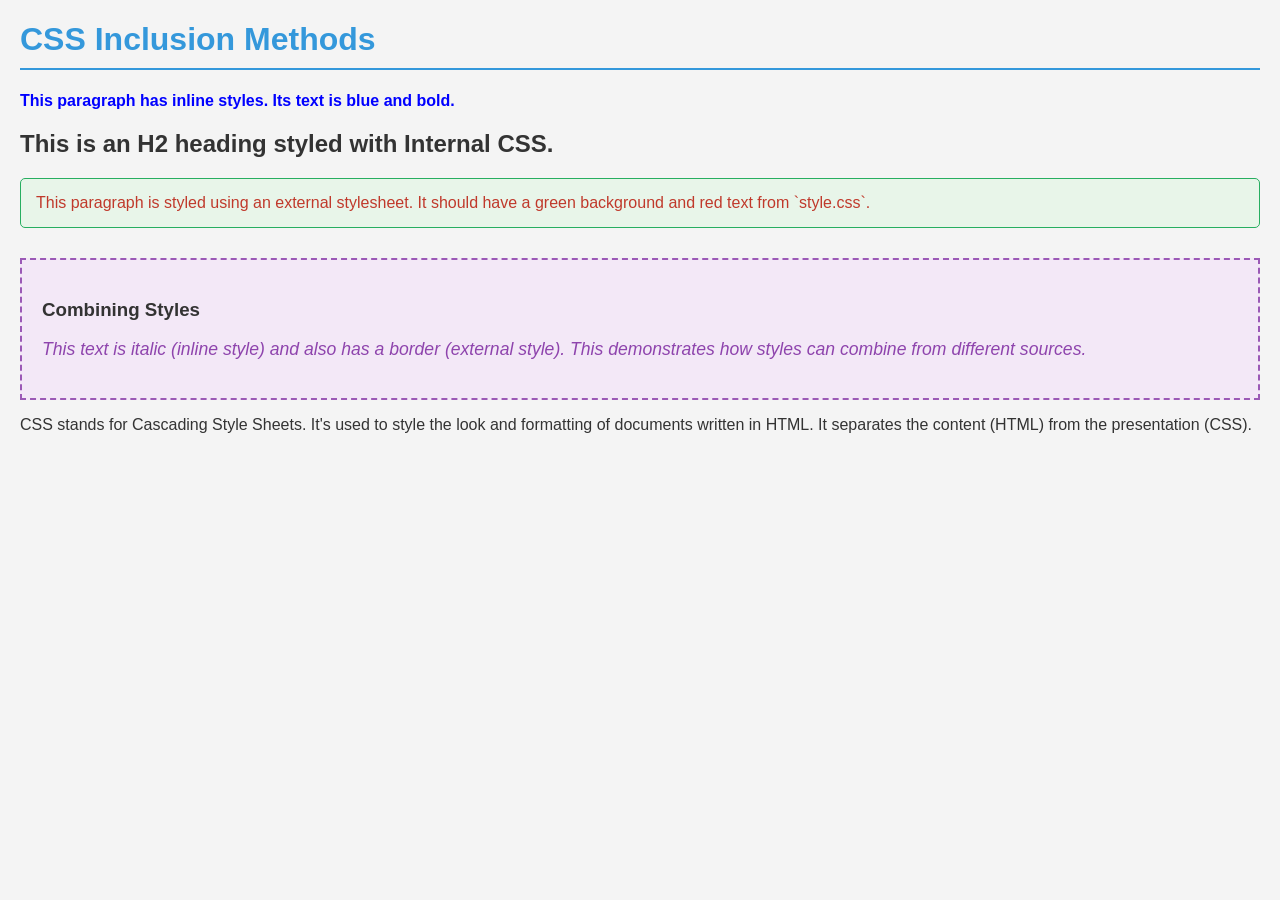
<file: src/01-intro-inclusion/index.html>
<!DOCTYPE html>
<html lang="en">
<head>
    <meta charset="UTF-8">
    <meta name="viewport" content="width=device-width, initial-scale=1.0">
    <title>01 - Introduction to CSS & Inclusion Methods</title>
    <!-- Internal Stylesheet: Styles defined directly in the <head> section -->
    <style>
        /* CSS comments start with /* and end with */ */
        /* This style applies to all <h2> elements */
        h2 {
            color: purple; /* Internal CSS makes this heading purple */
            text-decoration: underline;
        }
    </style>
    <!-- External Stylesheet: Best practice for larger projects -->
    <!-- The browser fetches this file and applies its styles -->
    <link rel="stylesheet" href="style.css">
</head>
<body>
    <h1>CSS Inclusion Methods</h1>

    <p style="color: blue; font-weight: bold;">
        <!-- Inline Style: Applied directly to an HTML element using the 'style' attribute. -->
        <!-- Use sparingly for production, mainly for quick tests or very specific, single-use styles. -->
        This paragraph has inline styles. Its text is blue and bold.
    </p>

    <h2>This is an H2 heading styled with Internal CSS.</h2>

    <p class="external-style-example">
        <!-- External Style: This paragraph gets its styling from the 'style.css' file. -->
        This paragraph is styled using an external stylesheet.
        It should have a green background and red text from `style.css`.
    </p>

    <div id="combination-example">
        <h3>Combining Styles</h3>
        <p style="font-style: italic;">
            <!-- This paragraph has an inline style (italic) and also gets styles from the external stylesheet (e.g., border). -->
            This text is italic (inline style) and also has a border (external style).
            This demonstrates how styles can combine from different sources.
        </p>
    </div>

    <p>
        CSS stands for Cascading Style Sheets. It's used to style the look and formatting of documents written in HTML.
        It separates the content (HTML) from the presentation (CSS).
    </p>
</body>
</html>
</file>
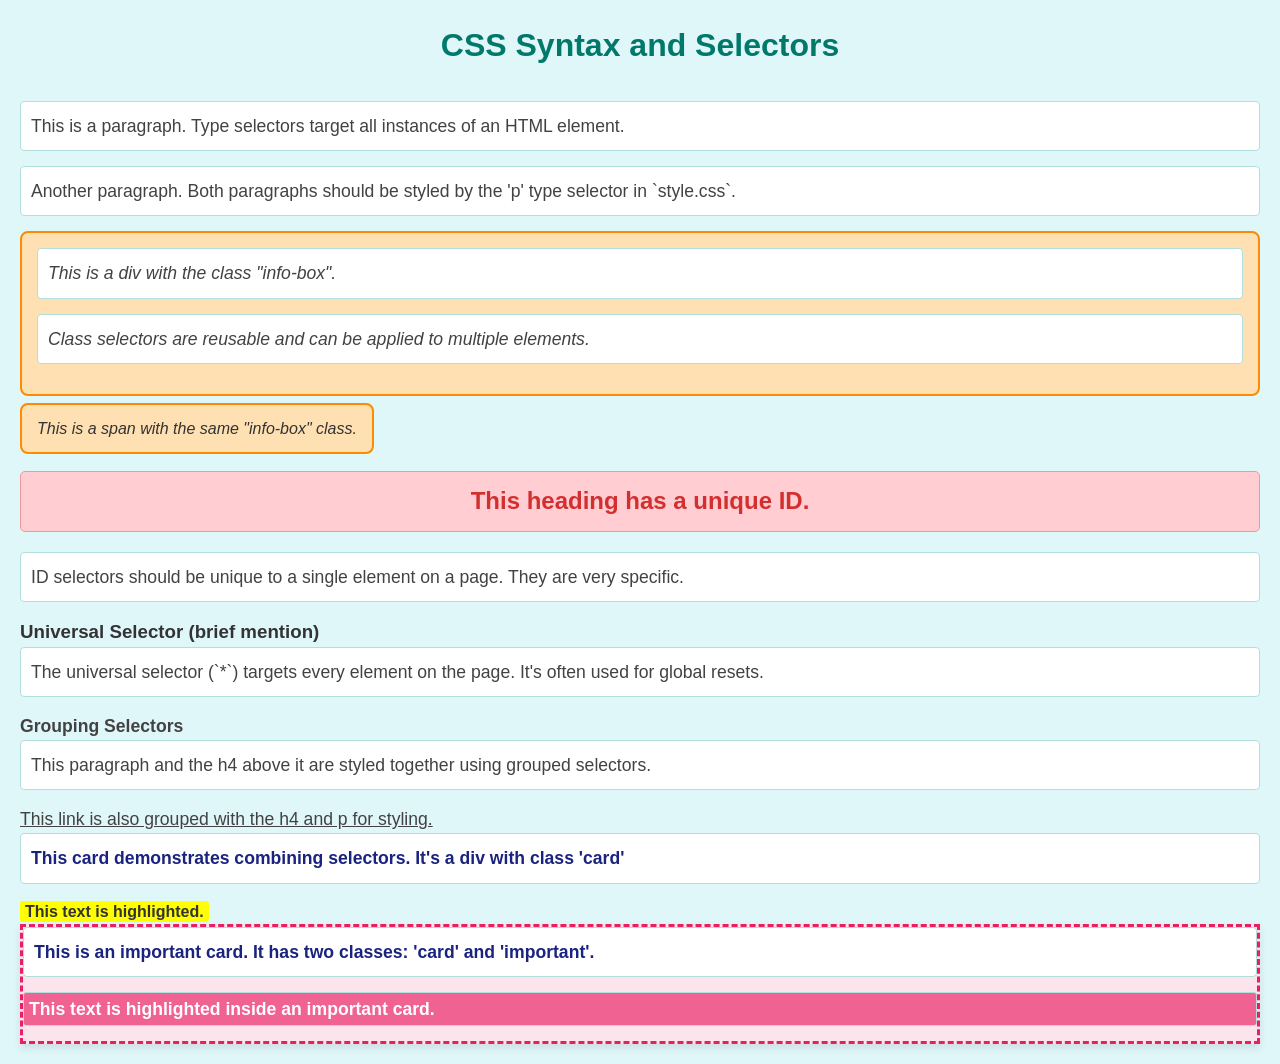
<file: src/02-syntax-selectors/index.html>
<!DOCTYPE html>
<html lang="en">
<head>
    <meta charset="UTF-8">
    <meta name="viewport" content="width=device-width, initial-scale=1.0">
    <title>02 - CSS Syntax & Core Selectors</title>
    <link rel="stylesheet" href="style.css">
</head>
<body>
    <h1>CSS Syntax and Selectors</h1>

    <!-- Type Selector Example -->
    <p>This is a paragraph. Type selectors target all instances of an HTML element.</p>
    <p>Another paragraph. Both paragraphs should be styled by the 'p' type selector in `style.css`.</p>

    <!-- Class Selector Example -->
    <div class="info-box">
        <p>This is a div with the class "info-box".</p>
        <p>Class selectors are reusable and can be applied to multiple elements.</p>
    </div>
    <span class="info-box">This is a span with the same "info-box" class.</span>

    <!-- ID Selector Example -->
    <h2 id="unique-heading">This heading has a unique ID.</h2>
    <p>ID selectors should be unique to a single element on a page. They are very specific.</p>

    <!-- Universal Selector Example -->
    <h3>Universal Selector (brief mention)</h3>
    <p>The universal selector (`*`) targets every element on the page. It's often used for global resets.</p>

    <!-- Grouping Selectors Example -->
    <h4>Grouping Selectors</h4>
    <p>This paragraph and the h4 above it are styled together using grouped selectors.</p>
    <a href="#">This link is also grouped with the h4 and p for styling.</a>

    <div class="card">
        <p>This card demonstrates combining selectors. It's a div with class 'card'</p>
        <span class="highlight">This text is highlighted.</span>
    </div>

    <div class="card important">
        <p>This is an important card. It has two classes: 'card' and 'important'.</p>
        <p class="highlight">This text is highlighted inside an important card.</p>
    </div>
</body>
</html>
</file>
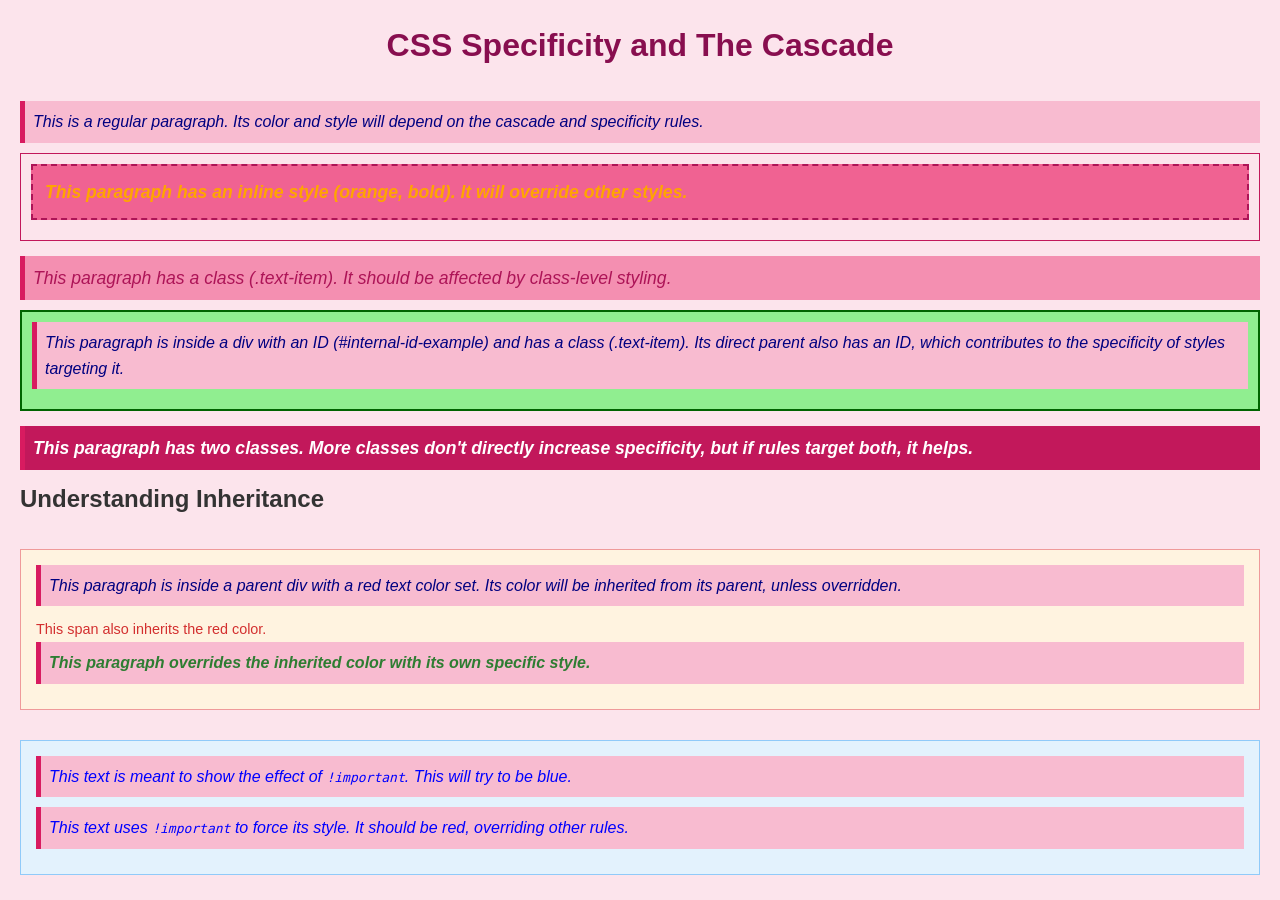
<file: src/03-specificity-cascade/index.html>
<!DOCTYPE html>
<html lang="en">
<head>
    <meta charset="UTF-8">
    <meta name="viewport" content="width=device-width, initial-scale=1.0">
    <title>03 - Specificity and The Cascade</title>
    <link rel="stylesheet" href="style.css">
    <style>
        /* Internal Style: Higher specificity than external type selectors */
        p {
            color: navy; /* This will override external p color unless external is more specific */
            font-style: italic;
        }

        #internal-id-example {
            background-color: lightgreen; /* This will have high specificity */
            border: 2px solid darkgreen;
        }
    </style>
</head>
<body>
    <h1>CSS Specificity and The Cascade</h1>

    <p>This is a regular paragraph. Its color and style will depend on the cascade and specificity rules.</p>

    <div class="container">
        <p class="text-item" id="specific-paragraph" style="color: orange; font-weight: bold;">
            <!-- Inline Style: Highest specificity score. Always wins unless !important is used. -->
            This paragraph has an inline style (orange, bold). It will override other styles.
        </p>
    </div>

    <p class="text-item">This paragraph has a class (.text-item). It should be affected by class-level styling.</p>

    <div id="internal-id-example">
        <p>This paragraph is inside a div with an ID (#internal-id-example) and has a class (.text-item).
           Its direct parent also has an ID, which contributes to the specificity of styles targeting it.</p>
    </div>

    <p class="text-item another-class">This paragraph has two classes. More classes don't directly increase specificity, but if rules target both, it helps.</p>

    <h2>Understanding Inheritance</h2>
    <div class="parent-with-inherited-style">
        <p>This paragraph is inside a parent div with a red text color set. Its color will be inherited from its parent, unless overridden.</p>
        <span>This span also inherits the red color.</span>
        <p class="override-color">This paragraph overrides the inherited color with its own specific style.</p>
    </div>

    <div class="important-example">
        <p>This text is meant to show the effect of <code>!important</code>. This will try to be blue.</p>
        <p class="!important-demo">This text uses <code>!important</code> to force its style. It should be red, overriding other rules.</p>
    </div>

</body>
</html>
</file>
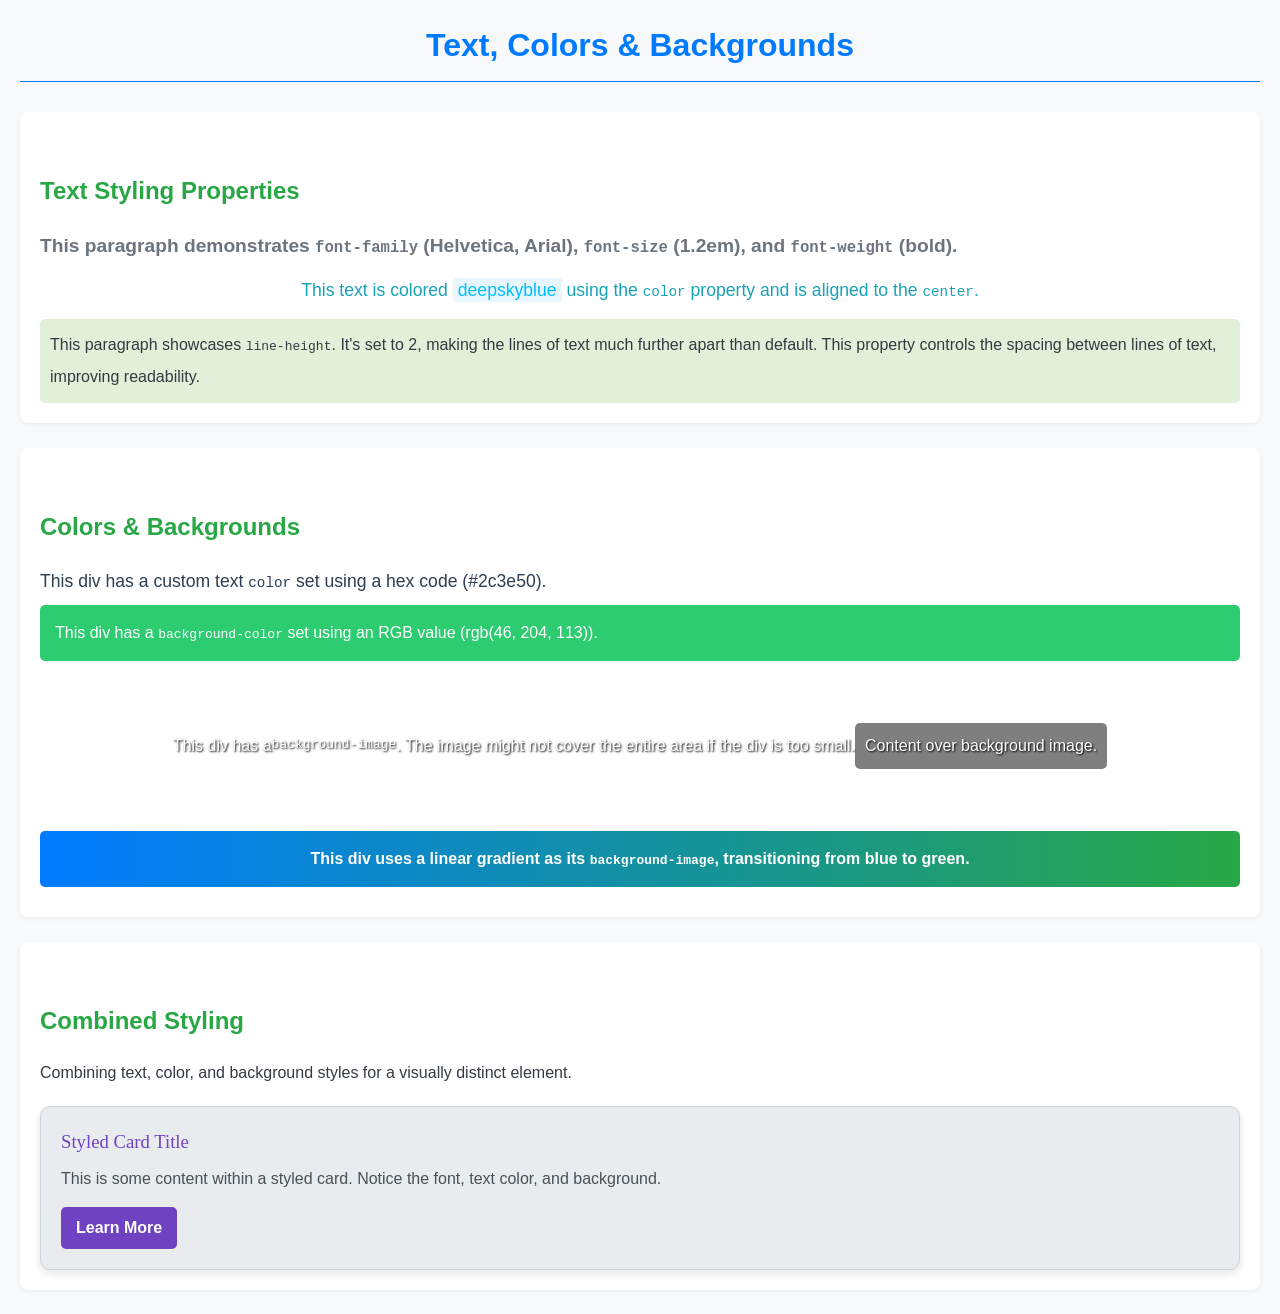
<file: src/04-text-colors-backgrounds/index.html>
<!DOCTYPE html>
<html lang="en">
<head>
    <meta charset="UTF-8">
    <meta name="viewport" content="width=device-width, initial-scale=1.0">
    <title>04 - Basic Styling: Text, Colors & Backgrounds</title>
    <link rel="stylesheet" href="style.css">
</head>
<body>
    <h1>Text, Colors & Backgrounds</h1>

    <section class="text-styles-section">
        <h2>Text Styling Properties</h2>
        <p class="font-styles">
            This paragraph demonstrates <code>font-family</code> (Helvetica, Arial), <code>font-size</code> (1.2em), and <code>font-weight</code> (bold).
        </p>
        <p class="color-align">
            This text is colored <span class="highlight-text">deepskyblue</span> using the <code>color</code> property and is aligned to the <code>center</code>.
        </p>
        <p class="line-height-example">
            This paragraph showcases <code>line-height</code>. It's set to 2, making the lines of text much further apart than default.
            This property controls the spacing between lines of text, improving readability.
        </p>
    </section>

    <section class="colors-backgrounds-section">
        <h2>Colors & Backgrounds</h2>
        <div class="color-example">
            This div has a custom text <code>color</code> set using a hex code (#2c3e50).
        </div>
        <div class="background-color-example">
            This div has a <code>background-color</code> set using an RGB value (rgb(46, 204, 113)).
        </div>
        <div class="background-image-example">
            This div has a <code>background-image</code>. The image might not cover the entire area if the div is too small.
            <p>Content over background image.</p>
        </div>
        <div class="background-gradient-example">
            This div uses a linear gradient as its <code>background-image</code>, transitioning from blue to green.
        </div>
    </section>

    <section class="combined-example">
        <h2>Combined Styling</h2>
        <p>Combining text, color, and background styles for a visually distinct element.</p>
        <div class="card">
            <h3>Styled Card Title</h3>
            <p>This is some content within a styled card. Notice the font, text color, and background.</p>
            <a href="#">Learn More</a>
        </div>
    </section>

</body>
</html>
</file>
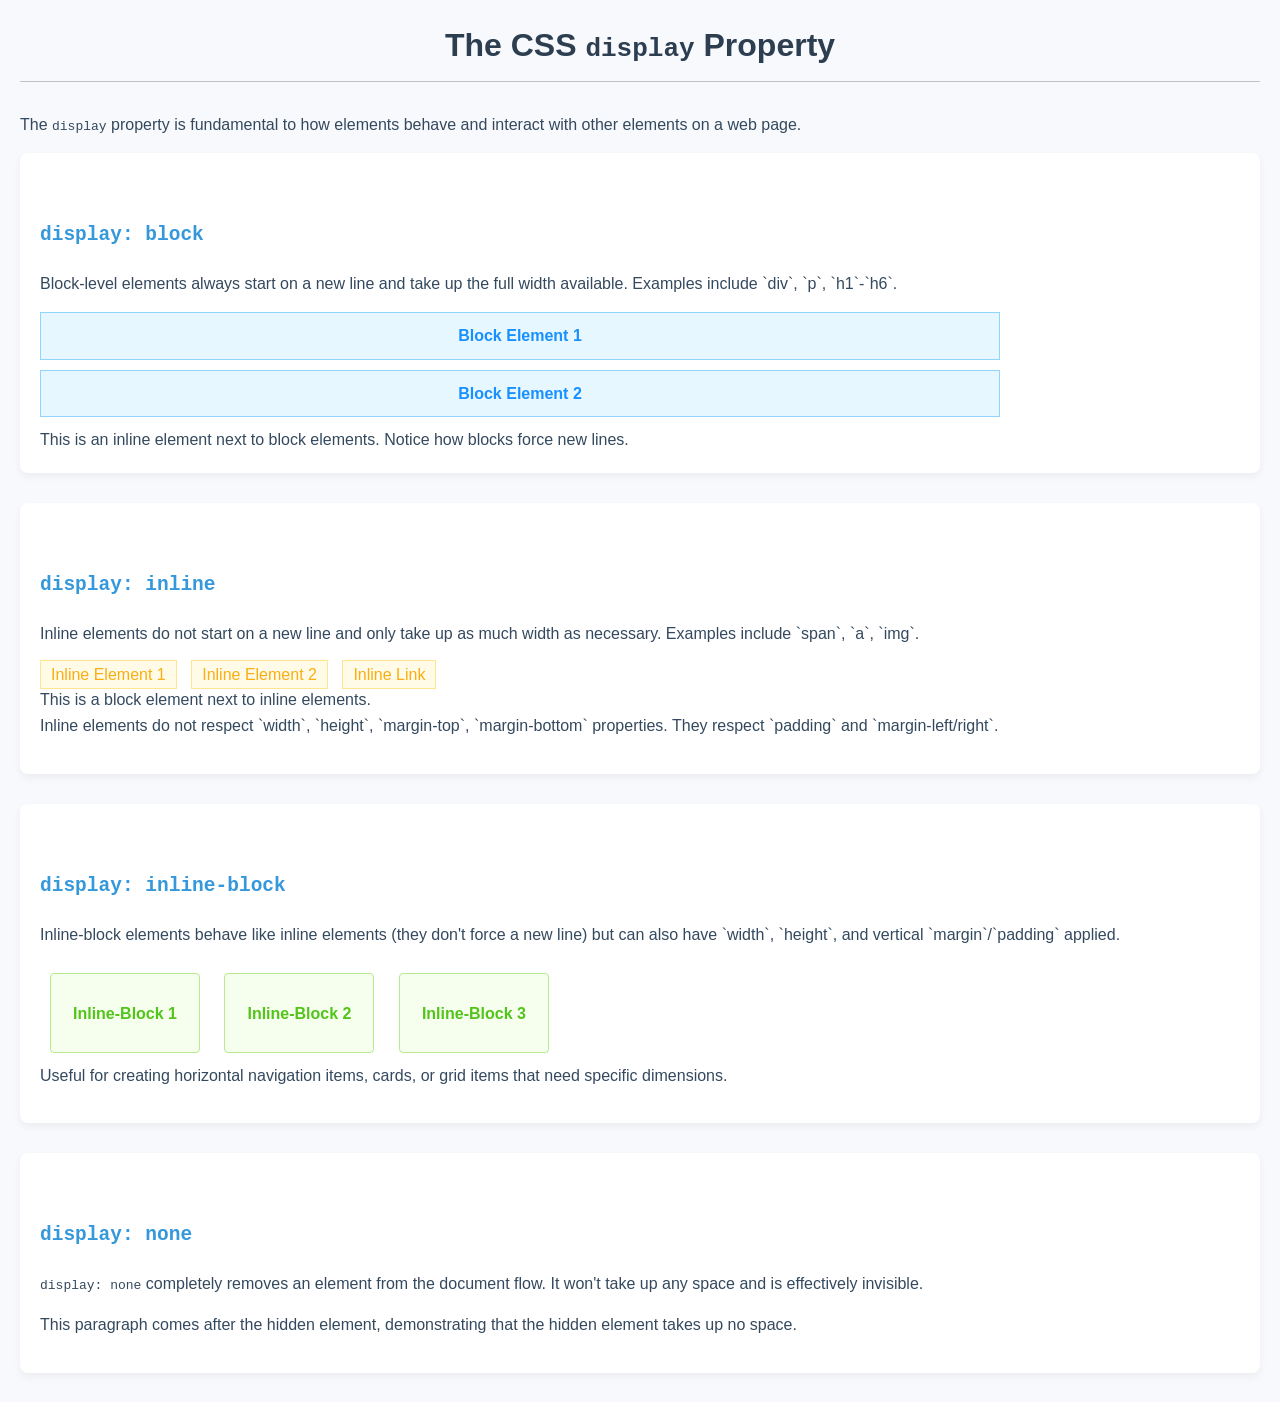
<file: src/06-display-property/index.html>
<!DOCTYPE html>
<html lang="en">
<head>
    <meta charset="UTF-8">
    <meta name="viewport" content="width=device-width, initial-scale=1.0">
    <title>06 - The CSS Display Property</title>
    <link rel="stylesheet" href="style.css">
</head>
<body>
    <h1>The CSS <code>display</code> Property</h1>

    <p>The <code>display</code> property is fundamental to how elements behave and interact with other elements on a web page.</p>

    <section>
        <h2><code>display: block</code></h2>
        <p>Block-level elements always start on a new line and take up the full width available. Examples include `div`, `p`, `h1`-`h6`.</p>
        <div class="block-element-one">Block Element 1</div>
        <div class="block-element-two">Block Element 2</div>
        <span>This is an inline element next to block elements. Notice how blocks force new lines.</span>
    </section>

    <section>
        <h2><code>display: inline</code></h2>
        <p>Inline elements do not start on a new line and only take up as much width as necessary. Examples include `span`, `a`, `img`.</p>
        <span class="inline-element-one">Inline Element 1</span>
        <span class="inline-element-two">Inline Element 2</span>
        <a href="#" class="inline-element-link">Inline Link</a>
        <div>This is a block element next to inline elements.</div>
        <p>Inline elements do not respect `width`, `height`, `margin-top`, `margin-bottom` properties. They respect `padding` and `margin-left/right`.</p>
    </section>

    <section>
        <h2><code>display: inline-block</code></h2>
        <p>Inline-block elements behave like inline elements (they don't force a new line) but can also have `width`, `height`, and vertical `margin`/`padding` applied.</p>
        <div class="inline-block-element">Inline-Block 1</div>
        <div class="inline-block-element">Inline-Block 2</div>
        <div class="inline-block-element">Inline-Block 3</div>
        <p>Useful for creating horizontal navigation items, cards, or grid items that need specific dimensions.</p>
    </section>

    <section>
        <h2><code>display: none</code></h2>
        <p><code>display: none</code> completely removes an element from the document flow. It won't take up any space and is effectively invisible.</p>
        <div class="hidden-element">You shouldn't see this element. It has <code>display: none</code>.</div>
        <p>This paragraph comes after the hidden element, demonstrating that the hidden element takes up no space.</p>
    </section>

</body>
</html>
</file>
<file: src/01-intro-inclusion/style.css>
/*
 * src/01-intro-inclusion/style.css
 * External Stylesheet Example
 *
 * This file demonstrates how styles are applied from an external stylesheet.
 * This is generally the recommended and most maintainable way to include CSS
 * for larger projects.
 */

/* Styling for the body element */
body {
    font-family: Arial, sans-serif;
    margin: 20px;
    background-color: #f4f4f4;
    color: #333;
}

/* Styling for the first-level heading */
h1 {
    color: #3498db;
    border-bottom: 2px solid #3498db;
    padding-bottom: 10px;
}

/* This style targets elements with the class 'external-style-example' */
.external-style-example {
    background-color: #e8f5e9; /* Light green background */
    color: #c0392b; /* Red text color */
    padding: 15px;
    border: 1px solid #27ae60;
    margin-top: 20px;
    border-radius: 5px;
}

/* This style targets the div with the ID 'combination-example' */
#combination-example {
    margin-top: 30px;
    padding: 20px;
    border: 2px dashed #9b59b6;
    background-color: #f3e8f7;
}

/* Styles within #combination-example affecting paragraph elements */
#combination-example p {
    font-size: 1.1em;
    color: #8e44ad;
}

/* Best practice: Use external stylesheets for most of your CSS.
 * This keeps your HTML clean and makes your styles reusable and easy to manage.
 */
</file>
<file: src/02-syntax-selectors/style.css>
/*
 * src/02-syntax-selectors/style.css
 * CSS Syntax & Core Selectors Examples
 *
 * This file demonstrates how to use different types of CSS selectors
 * to target specific HTML elements for styling.
 */

/* Universal Selector - used here for a basic reset */
/* Targets every element. Useful for global defaults, but use with caution. */
* {
    box-sizing: border-box; /* Modern best practice for predictable box model */
    margin: 0;
    padding: 0;
}

body {
    font-family: 'Segoe UI', Tahoma, Geneva, Verdana, sans-serif;
    margin: 20px;
    background-color: #e0f7fa; /* Light blue background */
    color: #333;
    line-height: 1.6;
}

h1 {
    color: #00796b;
    text-align: center;
    margin-bottom: 30px;
}

/* Type Selector: Targets all <p> (paragraph) elements */
p {
    background-color: #ffffff;
    border: 1px solid #b2dfdb;
    padding: 10px;
    margin-bottom: 15px;
    border-radius: 4px;
}

/* Class Selector: Targets elements with the class 'info-box' */
/* Classes can be reused on multiple elements. */
.info-box {
    background-color: #ffe0b2; /* Light orange background */
    border: 2px solid #fb8c00;
    padding: 15px;
    margin-bottom: 20px;
    border-radius: 8px;
    font-style: italic;
}

/* ID Selector: Targets the element with the ID 'unique-heading' */
/* IDs must be unique per page. They are highly specific. */
#unique-heading {
    color: #d32f2f; /* Red color */
    background-color: #ffcdd2;
    padding: 10px;
    text-align: center;
    margin-top: 30px;
    margin-bottom: 20px;
    border-radius: 5px;
    border: 1px solid #ef9a9a;
}

/* Grouping Selectors: Applies the same styles to multiple selectors */
/* Here, <h4>, <p> directly following an <h4>, and <a> elements get these styles */
h4, p, a {
    color: #424242;
    font-size: 1.1em;
}

/* Descendant Selector: Targets <p> elements that are descendants of an element with class 'card' */
.card p {
    font-weight: bold;
    color: #1a237e;
}

/* Class inside a Class - More specific */
.card .highlight {
    background-color: yellow;
    font-weight: bold;
    padding: 2px 5px;
    border-radius: 3px;
}

/* Multiple Classes: Targets elements that have BOTH 'card' and 'important' classes */
.card.important {
    border: 3px dashed #e91e63;
    background-color: #fce4ec;
    box-shadow: 0 4px 8px rgba(0,0,0,0.1);
}

/* Class inside a Multiple Class selector - Even more specific */
.card.important p.highlight {
    background-color: #f06292; /* Darker pink highlight */
    color: white;
}
</file>
<file: src/03-specificity-cascade/style.css>
/*
 * src/03-specificity-cascade/style.css
 * Specificity and The Cascade Examples
 *
 * This file illustrates how CSS rules are applied and resolved based on
 * their source (cascade) and their selector's weight (specificity).
 */

/* Universal Reset */
* {
    box-sizing: border-box;
    margin: 0;
    padding: 0;
}

body {
    font-family: 'Segoe UI', Tahoma, Geneva, Verdana, sans-serif;
    margin: 20px;
    background-color: #fce4ec; /* Light pink background */
    color: #333;
    line-height: 1.6;
}

h1 {
    color: #880e4f;
    text-align: center;
    margin-bottom: 30px;
}

/* --- Cascade Example --- */
/* This will be overridden by the internal stylesheet's 'p' rule because internal styles (defined later in the HTML) take precedence over external styles of equal specificity. */
p {
    background-color: #f8bbd0; /* External style for paragraphs */
    padding: 8px;
    margin-bottom: 10px;
    border-left: 5px solid #d81b60;
}

/* --- Specificity Examples --- */

/* Type Selector (Low Specificity: 0,0,0,1) */
div {
    border: 1px solid #c2185b;
    padding: 10px;
    margin-bottom: 15px;
}

/* Class Selector (Higher Specificity: 0,0,1,0) */
.text-item {
    color: #ad1457; /* This will override the 'p' type selector's color */
    font-size: 1.1em;
    background-color: #f48fb1;
}

/* ID Selector (Even Higher Specificity: 0,1,0,0) */
/* The inline style on #specific-paragraph will still win due to inline having highest specificity */
#specific-paragraph {
    color: #e91e63; /* This will be overridden by the inline style (orange) */
    background-color: #f06292;
    padding: 12px;
    border: 2px dashed #ad1457;
}

/* Chained Class Selector (Specificiy: 0,0,2,0) */
/* More specific than a single class, but still less than an ID */
.text-item.another-class {
    background-color: #c2185b;
    color: white;
    font-weight: bold;
}

/* Combining ID and Class Selector (Specificity: 0,1,1,0) */
/* This targets a paragraph with class 'text-item' inside an element with ID 'internal-id-example' */
#internal-id-example p.text-item {
    background-color: #880e4f;
    color: white;
    padding: 15px;
    border: 3px solid #4a142c;
}

/* --- Inheritance Example --- */
.parent-with-inherited-style {
    color: #d32f2f; /* Red text color, will be inherited by children */
    border: 1px solid #ef9a9a;
    padding: 15px;
    margin-top: 30px;
    background-color: #fff3e0;
}

.parent-with-inherited-style span {
    /* Spans will inherit the red color from their parent */
    font-size: 0.9em;
}

.override-color {
    color: #2e7d32; /* Green color, overrides the inherited red */
    font-weight: bold;
}

/* --- !important Example --- */
.important-example {
    margin-top: 30px;
    background-color: #e3f2fd;
    padding: 15px;
    border: 1px solid #90caf9;
}

.important-example p {
    color: blue; /* This rule attempts to make text blue */
}

.important-example p.!important-demo {
    /* The !important keyword makes this rule override almost anything else, */
    /* including inline styles, regardless of specificity, but it's a bad practice */
    /* to overuse it as it makes debugging very difficult. */
    color: red !important;
    font-weight: bold;
}
</file>
<file: src/04-text-colors-backgrounds/style.css>
/*
 * src/04-text-colors-backgrounds/style.css
 * Basic Styling Properties: Text, Colors & Backgrounds
 *
 * This file demonstrates foundational CSS properties for styling text,
 * element colors, and backgrounds.
 */

/* Universal Reset */
* {
    box-sizing: border-box;
    margin: 0;
    padding: 0;
}

body {
    font-family: 'Roboto', sans-serif; /* Modern sans-serif font */
    margin: 20px;
    background-color: #f8f9fa; /* Light grey background */
    color: #343a40; /* Dark grey text */
    line-height: 1.6;
}

h1 {
    color: #007bff; /* Blue heading */
    text-align: center;
    margin-bottom: 30px;
    padding-bottom: 10px;
    border-bottom: 1px solid #007bff;
}

h2 {
    color: #28a745; /* Green subheading */
    margin-top: 40px;
    margin-bottom: 20px;
}

section {
    background-color: #ffffff;
    padding: 20px;
    margin-bottom: 25px;
    border-radius: 8px;
    box-shadow: 0 2px 4px rgba(0, 0, 0, 0.05);
}

/* --- Text Styling Properties --- */

.font-styles {
    font-family: 'Helvetica Neue', Arial, sans-serif; /* Specific font stack */
    font-size: 1.2em; /* Relative font size */
    font-weight: bold; /* Make text bold */
    color: #6c757d; /* Muted grey color */
}

.color-align {
    color: #17a2b8; /* Info blue color */
    text-align: center; /* Center align text */
    margin-top: 15px;
    font-size: 1.1em;
}

.highlight-text {
    color: deepskyblue; /* Specific color for highlighted span */
    background-color: rgba(25, 180, 230, 0.1);
    padding: 2px 5px;
    border-radius: 3px;
}

.line-height-example {
    line-height: 2; /* Double the line height for readability */
    background-color: #e2f0d9;
    padding: 10px;
    border-radius: 5px;
    margin-top: 15px;
}

/* --- Colors & Backgrounds --- */

.color-example {
    color: #2c3e50; /* Darker text color using hex code */
    font-size: 1.1em;
    margin-bottom: 10px;
}

.background-color-example {
    background-color: rgb(46, 204, 113); /* Green background using RGB */
    color: white;
    padding: 15px;
    margin-bottom: 10px;
    border-radius: 5px;
}

.background-image-example {
    background-image: url('https://via.placeholder.com/400x150/f0f0f0/999999?text=Background+Image'); /* Placeholder image */
    background-repeat: no-repeat; /* Do not repeat the image */
    background-size: cover; /* Cover the entire element */
    background-position: center; /* Center the image */
    height: 150px; /* Set a height to see the background */
    color: white;
    text-shadow: 1px 1px 2px black;
    display: flex; /* Using flexbox to center content for demonstration */
    align-items: center;
    justify-content: center;
    margin-bottom: 10px;
    border-radius: 5px;
}

.background-image-example p {
    background-color: rgba(0, 0, 0, 0.5); /* Semi-transparent background for text */
    padding: 10px;
    border-radius: 5px;
    margin: 0; /* Override default paragraph margin */
}

.background-gradient-example {
    background-image: linear-gradient(to right, #007bff, #28a745); /* Linear gradient background */
    color: white;
    padding: 15px;
    text-align: center;
    font-weight: bold;
    margin-bottom: 10px;
    border-radius: 5px;
}

/* --- Combined Styling Example --- */
.card {
    background-color: #e9ecef; /* Light grey background */
    border: 1px solid #ced4da;
    border-radius: 10px;
    padding: 20px;
    margin-top: 20px;
    box-shadow: 0 4px 8px rgba(0,0,0,0.1);
}

.card h3 {
    color: #6f42c1; /* Purple heading */
    font-family: 'Georgia', serif;
    font-weight: normal;
    margin-bottom: 10px;
}

.card p {
    font-size: 1em;
    color: #495057;
    margin-bottom: 15px;
}

.card a {
    display: inline-block;
    background-color: #6f42c1;
    color: white;
    padding: 8px 15px;
    border-radius: 5px;
    text-decoration: none;
    font-weight: bold;
    transition: background-color 0.3s ease; /* Smooth transition on hover */
}

.card a:hover {
    background-color: #5a359d;
}
</file>
<file: src/06-display-property/style.css>
/*
 * src/06-display-property/style.css
 * The CSS Display Property Examples
 *
 * This file demonstrates the different behaviors of elements based on their
 * `display` property: `block`, `inline`, `inline-block`, and `none`.
 */

/* Universal Reset */
* {
    box-sizing: border-box;
    margin: 0;
    padding: 0;
}

body {
    font-family: 'Roboto', sans-serif;
    margin: 20px;
    background-color: #f7f9fc; /* Very light blue background */
    color: #34495e; /* Dark blue-grey text */
    line-height: 1.6;
}

h1 {
    color: #2c3e50;
    text-align: center;
    margin-bottom: 30px;
    padding-bottom: 10px;
    border-bottom: 1px solid #bdc3c7;
}

h2 {
    color: #3498db; /* Blue subheading */
    margin-top: 40px;
    margin-bottom: 20px;
}

section {
    background-color: #ffffff;
    padding: 20px;
    margin-bottom: 30px;
    border-radius: 8px;
    box-shadow: 0 4px 8px rgba(0, 0, 0, 0.05);
}

p {
    margin-bottom: 15px;
}

/* --- display: block --- */
.block-element-one,
.block-element-two {
    background-color: #e6f7ff; /* Light blue */
    border: 1px solid #91d5ff;
    padding: 10px;
    margin-bottom: 10px;
    width: 80%; /* Takes up 80% of parent width */
    text-align: center;
    color: #1890ff;
    font-weight: bold;
}

/* --- display: inline --- */
.inline-element-one,
.inline-element-two,
.inline-element-link {
    background-color: #fffbe6; /* Light yellow */
    border: 1px solid #ffe58f;
    padding: 5px 10px; /* Padding affects horizontal space */
    margin-right: 10px; /* Margin affects horizontal space */
    /* width, height, margin-top, margin-bottom will NOT apply to inline elements */
    color: #faad14;
    text-decoration: none;
}

.inline-element-link:hover {
    text-decoration: underline;
}

/* --- display: inline-block --- */
.inline-block-element {
    display: inline-block; /* Behaves inline, but respects block properties */
    background-color: #f6ffed; /* Light green */
    border: 1px solid #b7eb8f;
    padding: 15px;
    margin: 10px; /* Margins now apply vertically and horizontally */
    width: 150px; /* Width now applies */
    height: 80px; /* Height now applies */
    text-align: center;
    line-height: 50px; /* Vertically center text with line-height */
    color: #52c41a;
    font-weight: bold;
    border-radius: 4px;
}

/* --- display: none --- */
.hidden-element {
    display: none; /* Element is completely removed from the document flow */
    background-color: #ffccc7;
    border: 1px solid #ffa39e;
    padding: 15px;
    margin: 10px;
    color: #f5222d;
    font-weight: bold;
}
</file>
